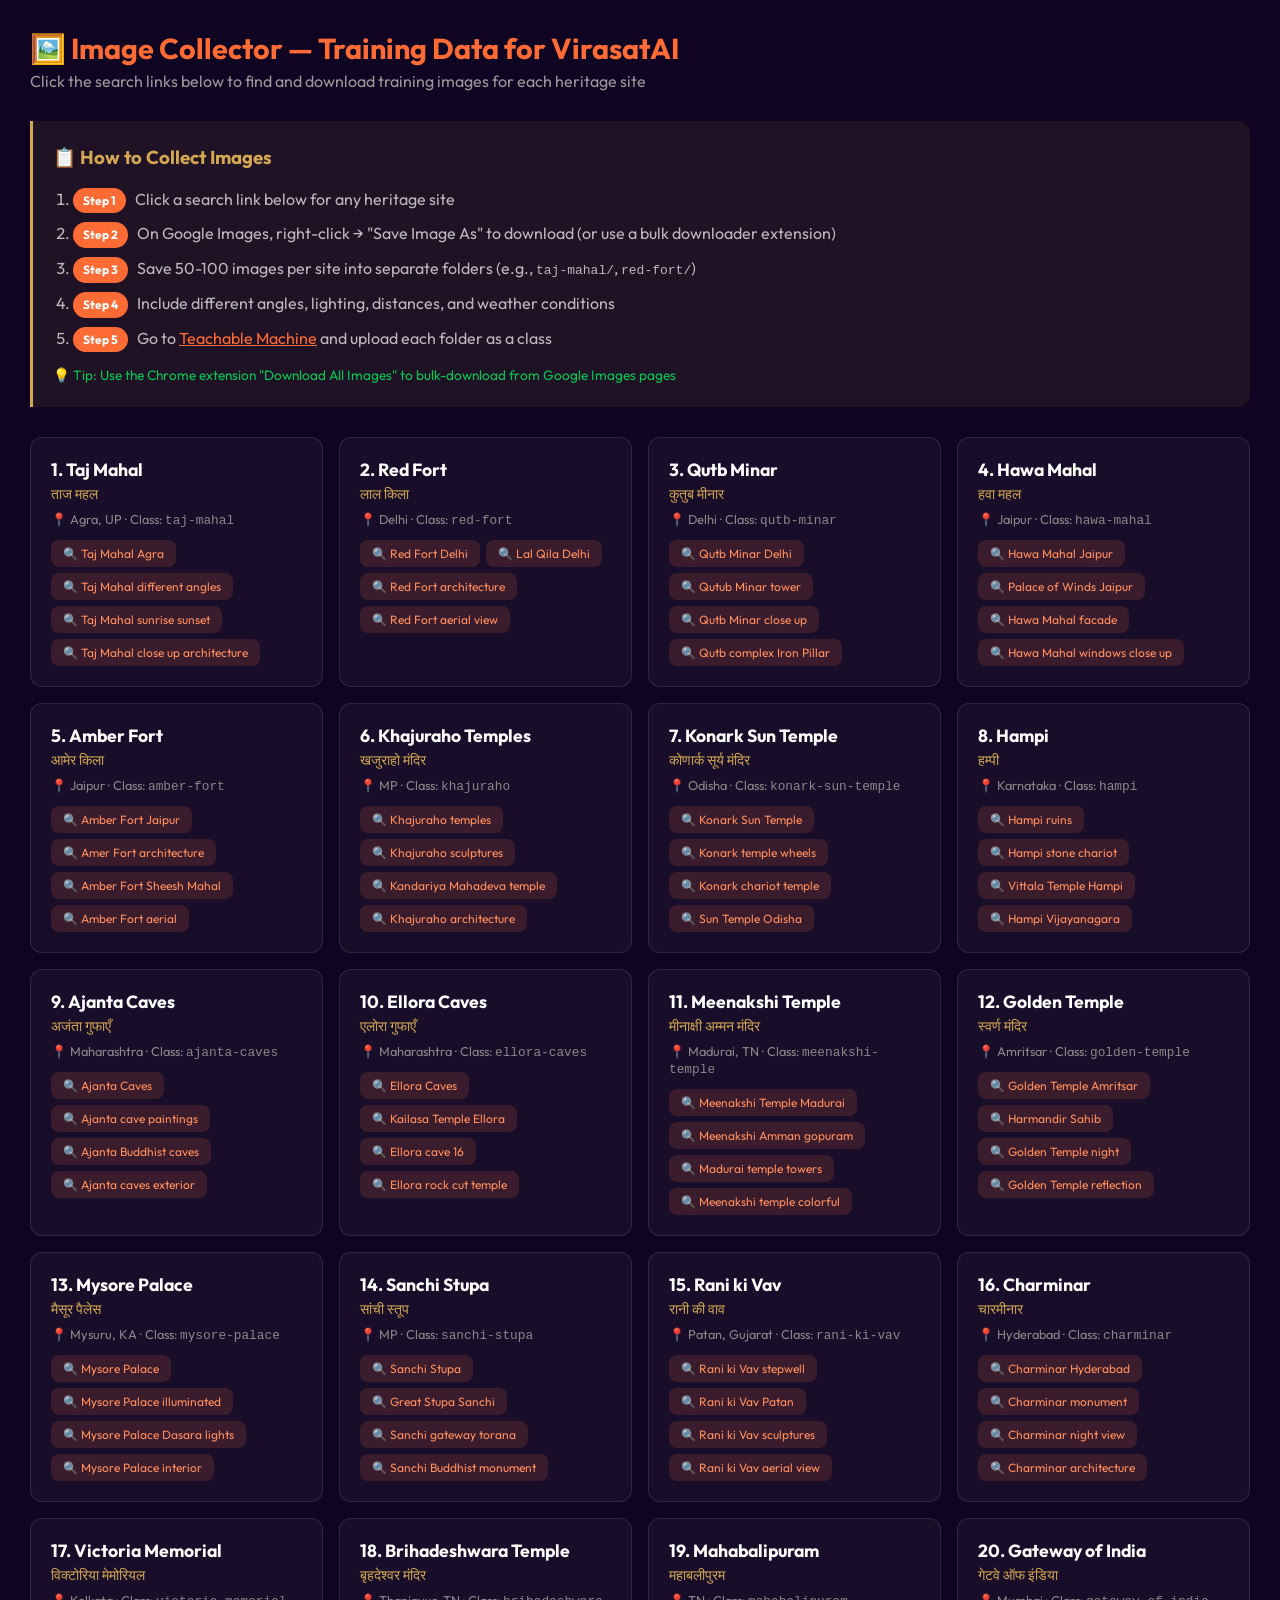
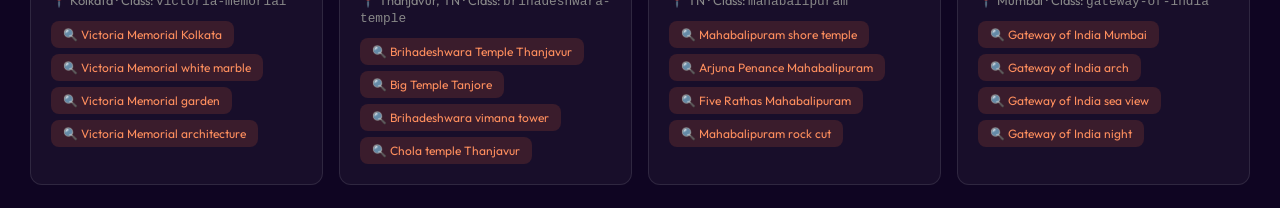
<file: image-collector.html>
<!DOCTYPE html>
<html lang="en">
<head>
  <meta charset="UTF-8" />
  <title>VirasatAI — Image Collector for Training</title>
  <link href="https://fonts.googleapis.com/css2?family=Outfit:wght@400;600;700&display=swap" rel="stylesheet" />
  <style>
    * { box-sizing: border-box; margin: 0; padding: 0; }
    body { font-family: 'Outfit', sans-serif; background: #0F0522; color: #fff; padding: 30px; }
    h1 { color: #FF6B35; margin-bottom: 5px; font-size: 1.8rem; }
    .subtitle { color: #999; margin-bottom: 30px; }
    .sites-grid { display: grid; grid-template-columns: repeat(auto-fill, minmax(280px, 1fr)); gap: 16px; }
    .site-card {
      background: rgba(255,255,255,0.04);
      border: 1px solid rgba(255,255,255,0.1);
      border-radius: 12px;
      padding: 20px;
      transition: all 0.3s;
    }
    .site-card:hover { border-color: #FF6B35; }
    .site-name { font-size: 1.1rem; font-weight: 700; margin-bottom: 4px; }
    .site-hindi { color: #D4A853; font-size: 0.85rem; margin-bottom: 8px; }
    .site-location { color: #888; font-size: 0.8rem; margin-bottom: 12px; }
    .search-links { display: flex; flex-wrap: wrap; gap: 6px; }
    .search-link {
      display: inline-block;
      padding: 6px 12px;
      background: rgba(255,107,53,0.15);
      color: #FF8F5E;
      border-radius: 8px;
      font-size: 0.75rem;
      text-decoration: none;
      transition: background 0.2s;
    }
    .search-link:hover { background: rgba(255,107,53,0.3); }
    .instructions {
      background: rgba(212,168,83,0.08);
      border-left: 3px solid #D4A853;
      padding: 20px;
      border-radius: 0 12px 12px 0;
      margin-bottom: 30px;
      line-height: 1.8;
    }
    .instructions h3 { color: #D4A853; margin-bottom: 10px; }
    .instructions ol { padding-left: 20px; }
    .instructions li { margin-bottom: 6px; color: rgba(255,255,255,0.7); }
    .step-badge {
      display: inline-block;
      background: #FF6B35;
      color: #fff;
      padding: 2px 10px;
      border-radius: 20px;
      font-size: 0.75rem;
      font-weight: 700;
      margin-right: 6px;
    }
    .tip { color: #00C853; font-size: 0.85rem; margin-top: 10px; }
  </style>
</head>
<body>
  <h1>🖼️ Image Collector — Training Data for VirasatAI</h1>
  <p class="subtitle">Click the search links below to find and download training images for each heritage site</p>

  <div class="instructions">
    <h3>📋 How to Collect Images</h3>
    <ol>
      <li><span class="step-badge">Step 1</span> Click a search link below for any heritage site</li>
      <li><span class="step-badge">Step 2</span> On Google Images, right-click → "Save Image As" to download (or use a bulk downloader extension)</li>
      <li><span class="step-badge">Step 3</span> Save 50-100 images per site into separate folders (e.g., <code>taj-mahal/</code>, <code>red-fort/</code>)</li>
      <li><span class="step-badge">Step 4</span> Include different angles, lighting, distances, and weather conditions</li>
      <li><span class="step-badge">Step 5</span> Go to <a href="https://teachablemachine.withgoogle.com/train/image" target="_blank" style="color:#FF6B35;">Teachable Machine</a> and upload each folder as a class</li>
    </ol>
    <p class="tip">💡 Tip: Use the Chrome extension "Download All Images" to bulk-download from Google Images pages</p>
  </div>

  <div class="sites-grid" id="sitesGrid"></div>

  <script>
    const sites = [
      { id: "taj-mahal", name: "Taj Mahal", hindi: "ताज महल", loc: "Agra, UP", keywords: ["Taj Mahal Agra", "Taj Mahal different angles", "Taj Mahal sunrise sunset", "Taj Mahal close up architecture"] },
      { id: "red-fort", name: "Red Fort", hindi: "लाल किला", loc: "Delhi", keywords: ["Red Fort Delhi", "Lal Qila Delhi", "Red Fort architecture", "Red Fort aerial view"] },
      { id: "qutb-minar", name: "Qutb Minar", hindi: "कुतुब मीनार", loc: "Delhi", keywords: ["Qutb Minar Delhi", "Qutub Minar tower", "Qutb Minar close up", "Qutb complex Iron Pillar"] },
      { id: "hawa-mahal", name: "Hawa Mahal", hindi: "हवा महल", loc: "Jaipur", keywords: ["Hawa Mahal Jaipur", "Palace of Winds Jaipur", "Hawa Mahal facade", "Hawa Mahal windows close up"] },
      { id: "amber-fort", name: "Amber Fort", hindi: "आमेर किला", loc: "Jaipur", keywords: ["Amber Fort Jaipur", "Amer Fort architecture", "Amber Fort Sheesh Mahal", "Amber Fort aerial"] },
      { id: "khajuraho", name: "Khajuraho Temples", hindi: "खजुराहो मंदिर", loc: "MP", keywords: ["Khajuraho temples", "Khajuraho sculptures", "Kandariya Mahadeva temple", "Khajuraho architecture"] },
      { id: "konark-sun-temple", name: "Konark Sun Temple", hindi: "कोणार्क सूर्य मंदिर", loc: "Odisha", keywords: ["Konark Sun Temple", "Konark temple wheels", "Konark chariot temple", "Sun Temple Odisha"] },
      { id: "hampi", name: "Hampi", hindi: "हम्पी", loc: "Karnataka", keywords: ["Hampi ruins", "Hampi stone chariot", "Vittala Temple Hampi", "Hampi Vijayanagara"] },
      { id: "ajanta-caves", name: "Ajanta Caves", hindi: "अजंता गुफाएँ", loc: "Maharashtra", keywords: ["Ajanta Caves", "Ajanta cave paintings", "Ajanta Buddhist caves", "Ajanta caves exterior"] },
      { id: "ellora-caves", name: "Ellora Caves", hindi: "एलोरा गुफाएँ", loc: "Maharashtra", keywords: ["Ellora Caves", "Kailasa Temple Ellora", "Ellora cave 16", "Ellora rock cut temple"] },
      { id: "meenakshi-temple", name: "Meenakshi Temple", hindi: "मीनाक्षी अम्मन मंदिर", loc: "Madurai, TN", keywords: ["Meenakshi Temple Madurai", "Meenakshi Amman gopuram", "Madurai temple towers", "Meenakshi temple colorful"] },
      { id: "golden-temple", name: "Golden Temple", hindi: "स्वर्ण मंदिर", loc: "Amritsar", keywords: ["Golden Temple Amritsar", "Harmandir Sahib", "Golden Temple night", "Golden Temple reflection"] },
      { id: "mysore-palace", name: "Mysore Palace", hindi: "मैसूर पैलेस", loc: "Mysuru, KA", keywords: ["Mysore Palace", "Mysore Palace illuminated", "Mysore Palace Dasara lights", "Mysore Palace interior"] },
      { id: "sanchi-stupa", name: "Sanchi Stupa", hindi: "सांची स्तूप", loc: "MP", keywords: ["Sanchi Stupa", "Great Stupa Sanchi", "Sanchi gateway torana", "Sanchi Buddhist monument"] },
      { id: "rani-ki-vav", name: "Rani ki Vav", hindi: "रानी की वाव", loc: "Patan, Gujarat", keywords: ["Rani ki Vav stepwell", "Rani ki Vav Patan", "Rani ki Vav sculptures", "Rani ki Vav aerial view"] },
      { id: "charminar", name: "Charminar", hindi: "चारमीनार", loc: "Hyderabad", keywords: ["Charminar Hyderabad", "Charminar monument", "Charminar night view", "Charminar architecture"] },
      { id: "victoria-memorial", name: "Victoria Memorial", hindi: "विक्टोरिया मेमोरियल", loc: "Kolkata", keywords: ["Victoria Memorial Kolkata", "Victoria Memorial white marble", "Victoria Memorial garden", "Victoria Memorial architecture"] },
      { id: "brihadeshwara-temple", name: "Brihadeshwara Temple", hindi: "बृहदेश्वर मंदिर", loc: "Thanjavur, TN", keywords: ["Brihadeshwara Temple Thanjavur", "Big Temple Tanjore", "Brihadeshwara vimana tower", "Chola temple Thanjavur"] },
      { id: "mahabalipuram", name: "Mahabalipuram", hindi: "महाबलीपुरम", loc: "TN", keywords: ["Mahabalipuram shore temple", "Arjuna Penance Mahabalipuram", "Five Rathas Mahabalipuram", "Mahabalipuram rock cut"] },
      { id: "gateway-of-india", name: "Gateway of India", hindi: "गेटवे ऑफ इंडिया", loc: "Mumbai", keywords: ["Gateway of India Mumbai", "Gateway of India arch", "Gateway of India sea view", "Gateway of India night"] }
    ];

    const grid = document.getElementById('sitesGrid');
    sites.forEach((site, i) => {
      const links = site.keywords.map(kw =>
        `<a class="search-link" href="https://www.google.com/search?tbm=isch&q=${encodeURIComponent(kw)}" target="_blank">🔍 ${kw}</a>`
      ).join('');

      grid.innerHTML += `
        <div class="site-card">
          <div class="site-name">${i+1}. ${site.name}</div>
          <div class="site-hindi">${site.hindi}</div>
          <div class="site-location">📍 ${site.loc} · Class: <code>${site.id}</code></div>
          <div class="search-links">${links}</div>
        </div>
      `;
    });
  </script>
</body>
</html>
</file>
